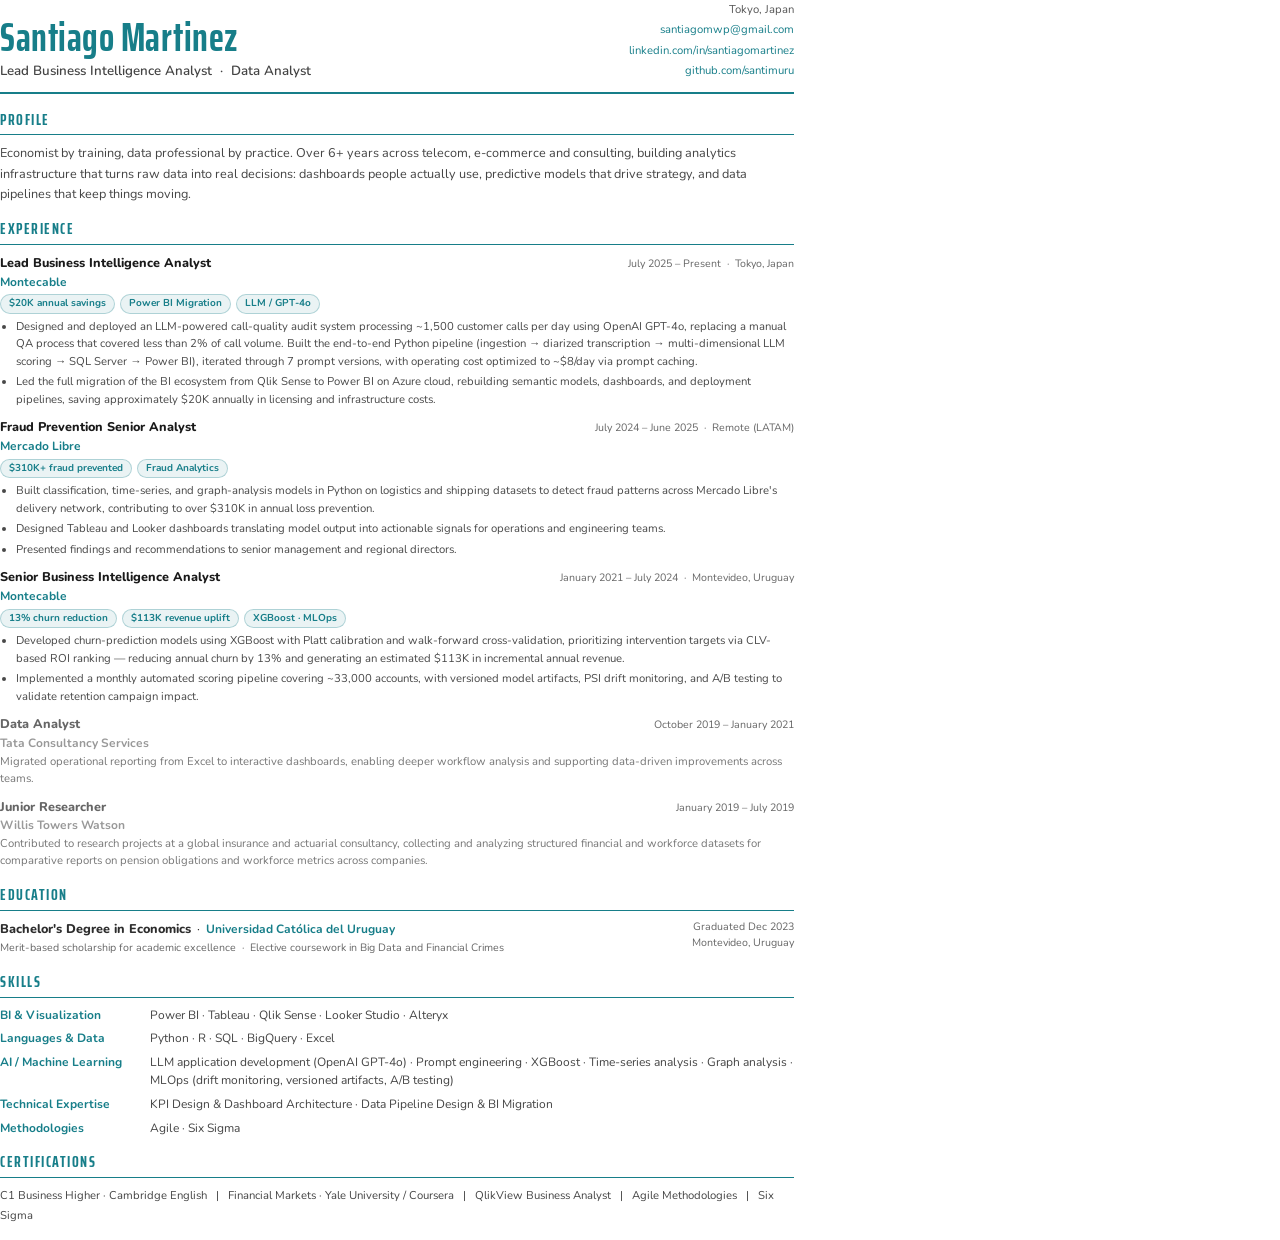
<file: assets/cv/cv-en.html>
<!DOCTYPE html>
<html lang="en">
<head>
    <meta charset="utf-8">
    <title>Santiago Martinez — CV</title>
    <link href="https://fonts.googleapis.com/css2?family=Nunito:ital,wght@0,400;0,600;0,700;0,800;1,400&family=Saira+Extra+Condensed:wght@500;700&display=swap" rel="stylesheet">
    <style>
        * { margin: 0; padding: 0; box-sizing: border-box; }

        @page { size: A4; margin: 14mm 18mm; }

        body {
            font-family: 'Nunito', -apple-system, sans-serif;
            font-size: 9.5pt;
            color: #2d2d2d;
            line-height: 1.55;
            background: white;
            max-width: 210mm;
        }

        /* ── Header ── */
        .cv-header {
            display: flex;
            justify-content: space-between;
            align-items: flex-end;
            border-bottom: 2.5px solid #177e89;
            padding-bottom: 10px;
            margin-bottom: 14px;
        }
        h1 {
            font-family: 'Saira Extra Condensed', sans-serif;
            font-size: 30pt;
            font-weight: 700;
            color: #177e89;
            letter-spacing: 0.5px;
            line-height: 1;
        }
        .cv-subtitle {
            font-size: 10pt;
            color: #444;
            font-weight: 600;
            margin-top: 3px;
        }
        .cv-contact {
            text-align: right;
            font-size: 8.5pt;
            color: #555;
            line-height: 1.8;
        }
        .cv-contact a { color: #177e89; text-decoration: none; }

        /* ── Sections ── */
        .cv-section { margin-bottom: 13px; }

        .cv-section-title {
            font-family: 'Saira Extra Condensed', sans-serif;
            font-size: 12pt;
            font-weight: 700;
            color: #177e89;
            text-transform: uppercase;
            letter-spacing: 1.5px;
            border-bottom: 1px solid #177e89;
            padding-bottom: 2px;
            margin-bottom: 8px;
        }

        /* ── Experience ── */
        .exp-item { margin-bottom: 9px; page-break-inside: avoid; break-inside: avoid; }
        .exp-item:last-child { margin-bottom: 0; }
        .cv-section { page-break-inside: avoid; break-inside: avoid; }

        .exp-row {
            display: flex;
            justify-content: space-between;
            align-items: baseline;
            gap: 8px;
        }
        .exp-title { font-weight: 800; font-size: 9.5pt; color: #1a1a1a; }
        .exp-company { font-weight: 700; color: #177e89; font-size: 9pt; }
        .exp-dates { font-size: 8pt; color: #666; white-space: nowrap; flex-shrink: 0; }

        .exp-badges {
            display: flex;
            gap: 5px;
            margin: 3px 0 4px;
        }
        .badge {
            background: rgba(23,126,137,0.09);
            color: #177e89;
            border: 1px solid rgba(23,126,137,0.28);
            border-radius: 10px;
            padding: 1px 8px;
            font-size: 7.5pt;
            font-weight: 700;
        }
        .exp-desc { font-size: 8.5pt; color: #484848; }
        .exp-desc ul { margin: 0; padding-left: 16px; list-style: disc; }
        .exp-desc li { margin-bottom: 3px; }
        .exp-desc li:last-child { margin-bottom: 0; }

        .exp-item.muted .exp-title { color: #666; }
        .exp-item.muted .exp-company { color: #999; }
        .exp-item.muted .exp-desc { color: #777; }

        /* ── Education ── */
        .edu-row {
            display: flex;
            justify-content: space-between;
            align-items: flex-start;
            gap: 8px;
        }
        .edu-info { flex: 1; }
        .edu-name { font-weight: 800; font-size: 9.5pt; }
        .edu-institution { font-weight: 700; color: #177e89; font-size: 9pt; }
        .edu-notes { font-size: 8pt; color: #666; margin-top: 2px; }
        .edu-dates { font-size: 8pt; color: #666; white-space: nowrap; text-align: right; }

        /* ── Skills ── */
        .skills-grid {
            display: grid;
            grid-template-columns: 140px 1fr;
            gap: 5px 10px;
            align-items: baseline;
        }
        .skill-label { font-weight: 700; color: #177e89; font-size: 9pt; }
        .skill-value { font-size: 9pt; color: #444; }

        /* ── Certifications ── */
        .certs { font-size: 8.5pt; color: #444; line-height: 1.8; }

        /* ── Print ── */
        @media print {
            body { -webkit-print-color-adjust: exact; print-color-adjust: exact; }
        }
    </style>
</head>
<body>

    <div class="cv-header">
        <div>
            <h1>Santiago Martinez</h1>
            <div class="cv-subtitle">Lead Business Intelligence Analyst &nbsp;·&nbsp; Data Analyst</div>
        </div>
        <div class="cv-contact">
            <div>Tokyo, Japan</div>
            <div><a href="mailto:santiagomwp@gmail.com">santiagomwp@gmail.com</a></div>
            <div><a href="https://linkedin.com/in/santiago-martinez-pezzatti-4241a3165">linkedin.com/in/santiagomartinez</a></div>
            <div><a href="https://github.com/santimuru">github.com/santimuru</a></div>
        </div>
    </div>

    <div class="cv-section">
        <div class="cv-section-title">Profile</div>
        <p style="font-size:9.5pt; color:#444; line-height:1.6;">
            Economist by training, data professional by practice. Over 6+ years across telecom, e-commerce and consulting, building analytics infrastructure that turns raw data into real decisions: dashboards people actually use, predictive models that drive strategy, and data pipelines that keep things moving.
        </p>
    </div>

    <div class="cv-section">
        <div class="cv-section-title">Experience</div>

        <div class="exp-item">
            <div class="exp-row">
                <div>
                    <div class="exp-title">Lead Business Intelligence Analyst</div>
                    <div class="exp-company">Montecable</div>
                </div>
                <div class="exp-dates">July 2025 – Present &nbsp;·&nbsp; Tokyo, Japan</div>
            </div>
            <div class="exp-badges">
                <span class="badge">$20K annual savings</span>
                <span class="badge">Power BI Migration</span>
                <span class="badge">LLM / GPT-4o</span>
            </div>
            <div class="exp-desc"><ul>
                <li>Designed and deployed an LLM-powered call-quality audit system processing ~1,500 customer calls per day using OpenAI GPT-4o, replacing a manual QA process that covered less than 2% of call volume. Built the end-to-end Python pipeline (ingestion → diarized transcription → multi-dimensional LLM scoring → SQL Server → Power BI), iterated through 7 prompt versions, with operating cost optimized to ~$8/day via prompt caching.</li>
                <li>Led the full migration of the BI ecosystem from Qlik Sense to Power BI on Azure cloud, rebuilding semantic models, dashboards, and deployment pipelines, saving approximately $20K annually in licensing and infrastructure costs.</li>
            </ul></div>
        </div>

        <div class="exp-item">
            <div class="exp-row">
                <div>
                    <div class="exp-title">Fraud Prevention Senior Analyst</div>
                    <div class="exp-company">Mercado Libre</div>
                </div>
                <div class="exp-dates">July 2024 – June 2025 &nbsp;·&nbsp; Remote (LATAM)</div>
            </div>
            <div class="exp-badges">
                <span class="badge">$310K+ fraud prevented</span>
                <span class="badge">Fraud Analytics</span>
            </div>
            <div class="exp-desc"><ul>
                <li>Built classification, time-series, and graph-analysis models in Python on logistics and shipping datasets to detect fraud patterns across Mercado Libre's delivery network, contributing to over $310K in annual loss prevention.</li>
                <li>Designed Tableau and Looker dashboards translating model output into actionable signals for operations and engineering teams.</li>
                <li>Presented findings and recommendations to senior management and regional directors.</li>
            </ul></div>
        </div>

        <div class="exp-item">
            <div class="exp-row">
                <div>
                    <div class="exp-title">Senior Business Intelligence Analyst</div>
                    <div class="exp-company">Montecable</div>
                </div>
                <div class="exp-dates">January 2021 – July 2024 &nbsp;·&nbsp; Montevideo, Uruguay</div>
            </div>
            <div class="exp-badges">
                <span class="badge">13% churn reduction</span>
                <span class="badge">$113K revenue uplift</span>
                <span class="badge">XGBoost · MLOps</span>
            </div>
            <div class="exp-desc"><ul>
                <li>Developed churn-prediction models using XGBoost with Platt calibration and walk-forward cross-validation, prioritizing intervention targets via CLV-based ROI ranking — reducing annual churn by 13% and generating an estimated $113K in incremental annual revenue.</li>
                <li>Implemented a monthly automated scoring pipeline covering ~33,000 accounts, with versioned model artifacts, PSI drift monitoring, and A/B testing to validate retention campaign impact.</li>
            </ul></div>
        </div>

        <div class="exp-item muted">
            <div class="exp-row">
                <div>
                    <div class="exp-title">Data Analyst</div>
                    <div class="exp-company">Tata Consultancy Services</div>
                </div>
                <div class="exp-dates">October 2019 – January 2021</div>
            </div>
            <div class="exp-desc">Migrated operational reporting from Excel to interactive dashboards, enabling deeper workflow analysis and supporting data-driven improvements across teams.</div>
        </div>

        <div class="exp-item muted">
            <div class="exp-row">
                <div>
                    <div class="exp-title">Junior Researcher</div>
                    <div class="exp-company">Willis Towers Watson</div>
                </div>
                <div class="exp-dates">January 2019 – July 2019</div>
            </div>
            <div class="exp-desc">Contributed to research projects at a global insurance and actuarial consultancy, collecting and analyzing structured financial and workforce datasets for comparative reports on pension obligations and workforce metrics across companies.</div>
        </div>

    </div>

    <div class="cv-section">
        <div class="cv-section-title">Education</div>
        <div class="edu-row">
            <div class="edu-info">
                <span class="edu-name">Bachelor's Degree in Economics</span>
                &nbsp;·&nbsp;
                <span class="edu-institution">Universidad Católica del Uruguay</span>
                <div class="edu-notes">Merit-based scholarship for academic excellence &nbsp;·&nbsp; Elective coursework in Big Data and Financial Crimes</div>
            </div>
            <div class="edu-dates">Graduated Dec 2023<br>Montevideo, Uruguay</div>
        </div>
    </div>

    <div class="cv-section">
        <div class="cv-section-title">Skills</div>
        <div class="skills-grid">
            <div class="skill-label">BI & Visualization</div>
            <div class="skill-value">Power BI · Tableau · Qlik Sense · Looker Studio · Alteryx</div>

            <div class="skill-label">Languages & Data</div>
            <div class="skill-value">Python · R · SQL · BigQuery · Excel</div>

            <div class="skill-label">AI / Machine Learning</div>
            <div class="skill-value">LLM application development (OpenAI GPT-4o) · Prompt engineering · XGBoost · Time-series analysis · Graph analysis · MLOps (drift monitoring, versioned artifacts, A/B testing)</div>

            <div class="skill-label">Technical Expertise</div>
            <div class="skill-value">KPI Design & Dashboard Architecture · Data Pipeline Design & BI Migration</div>

            <div class="skill-label">Methodologies</div>
            <div class="skill-value">Agile · Six Sigma</div>
        </div>
    </div>

    <div class="cv-section">
        <div class="cv-section-title">Certifications</div>
        <div class="certs">
            C1 Business Higher · Cambridge English &nbsp;&nbsp;|&nbsp;&nbsp;
            Financial Markets · Yale University / Coursera &nbsp;&nbsp;|&nbsp;&nbsp;
            QlikView Business Analyst &nbsp;&nbsp;|&nbsp;&nbsp;
            Agile Methodologies &nbsp;&nbsp;|&nbsp;&nbsp;
            Six Sigma
        </div>
    </div>

</body>
</html>
</file>
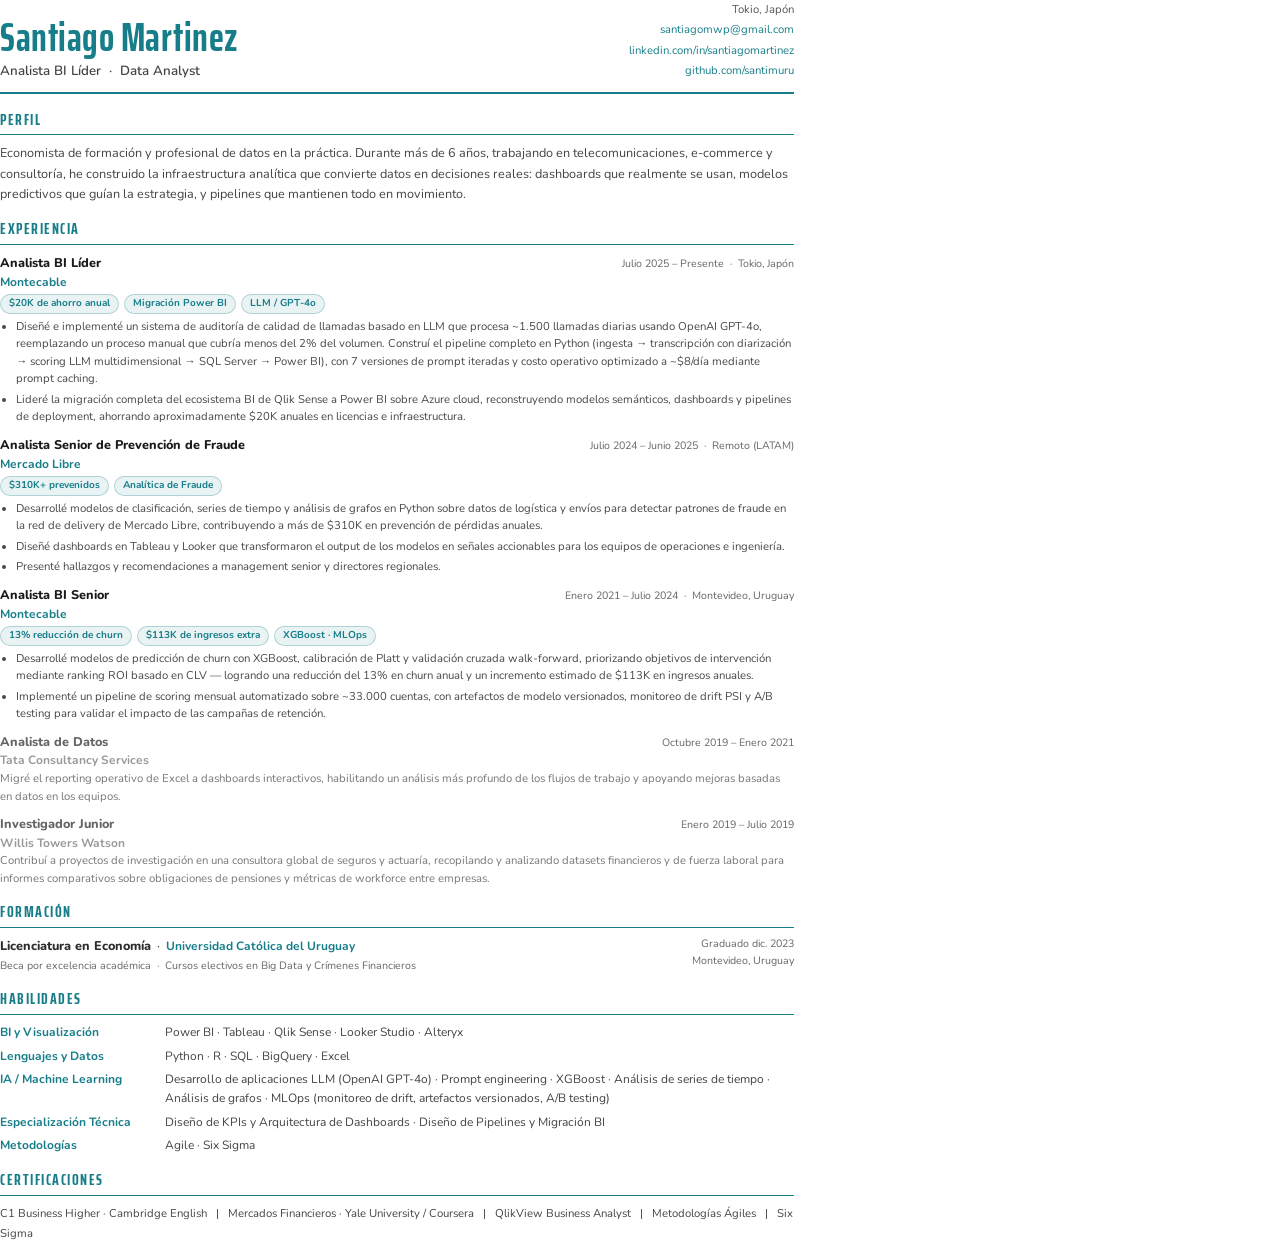
<file: assets/cv/cv-es.html>
<!DOCTYPE html>
<html lang="es">
<head>
    <meta charset="utf-8">
    <title>Santiago Martinez — CV</title>
    <link href="https://fonts.googleapis.com/css2?family=Nunito:ital,wght@0,400;0,600;0,700;0,800;1,400&family=Saira+Extra+Condensed:wght@500;700&display=swap" rel="stylesheet">
    <style>
        * { margin: 0; padding: 0; box-sizing: border-box; }

        @page { size: A4; margin: 14mm 18mm; }

        body {
            font-family: 'Nunito', -apple-system, sans-serif;
            font-size: 9.5pt;
            color: #2d2d2d;
            line-height: 1.55;
            background: white;
            max-width: 210mm;
        }

        .cv-header {
            display: flex;
            justify-content: space-between;
            align-items: flex-end;
            border-bottom: 2.5px solid #177e89;
            padding-bottom: 10px;
            margin-bottom: 14px;
        }
        h1 {
            font-family: 'Saira Extra Condensed', sans-serif;
            font-size: 30pt;
            font-weight: 700;
            color: #177e89;
            letter-spacing: 0.5px;
            line-height: 1;
        }
        .cv-subtitle {
            font-size: 10pt;
            color: #444;
            font-weight: 600;
            margin-top: 3px;
        }
        .cv-contact {
            text-align: right;
            font-size: 8.5pt;
            color: #555;
            line-height: 1.8;
        }
        .cv-contact a { color: #177e89; text-decoration: none; }

        .cv-section { margin-bottom: 13px; }

        .cv-section-title {
            font-family: 'Saira Extra Condensed', sans-serif;
            font-size: 12pt;
            font-weight: 700;
            color: #177e89;
            text-transform: uppercase;
            letter-spacing: 1.5px;
            border-bottom: 1px solid #177e89;
            padding-bottom: 2px;
            margin-bottom: 8px;
        }

        .exp-item { margin-bottom: 9px; page-break-inside: avoid; break-inside: avoid; }
        .exp-item:last-child { margin-bottom: 0; }
        .cv-section { page-break-inside: avoid; break-inside: avoid; }

        .exp-row {
            display: flex;
            justify-content: space-between;
            align-items: baseline;
            gap: 8px;
        }
        .exp-title { font-weight: 800; font-size: 9.5pt; color: #1a1a1a; }
        .exp-company { font-weight: 700; color: #177e89; font-size: 9pt; }
        .exp-dates { font-size: 8pt; color: #666; white-space: nowrap; flex-shrink: 0; }

        .exp-badges {
            display: flex;
            gap: 5px;
            margin: 3px 0 4px;
        }
        .badge {
            background: rgba(23,126,137,0.09);
            color: #177e89;
            border: 1px solid rgba(23,126,137,0.28);
            border-radius: 10px;
            padding: 1px 8px;
            font-size: 7.5pt;
            font-weight: 700;
        }
        .exp-desc { font-size: 8.5pt; color: #484848; }
        .exp-desc ul { margin: 0; padding-left: 16px; list-style: disc; }
        .exp-desc li { margin-bottom: 3px; }
        .exp-desc li:last-child { margin-bottom: 0; }

        .exp-item.muted .exp-title { color: #666; }
        .exp-item.muted .exp-company { color: #999; }
        .exp-item.muted .exp-desc { color: #777; }

        .edu-row {
            display: flex;
            justify-content: space-between;
            align-items: flex-start;
            gap: 8px;
        }
        .edu-info { flex: 1; }
        .edu-name { font-weight: 800; font-size: 9.5pt; }
        .edu-institution { font-weight: 700; color: #177e89; font-size: 9pt; }
        .edu-notes { font-size: 8pt; color: #666; margin-top: 2px; }
        .edu-dates { font-size: 8pt; color: #666; white-space: nowrap; text-align: right; }

        .skills-grid {
            display: grid;
            grid-template-columns: 155px 1fr;
            gap: 5px 10px;
            align-items: baseline;
        }
        .skill-label { font-weight: 700; color: #177e89; font-size: 9pt; }
        .skill-value { font-size: 9pt; color: #444; }

        .certs { font-size: 8.5pt; color: #444; line-height: 1.8; }

        @media print {
            body { -webkit-print-color-adjust: exact; print-color-adjust: exact; }
        }
    </style>
</head>
<body>

    <div class="cv-header">
        <div>
            <h1>Santiago Martinez</h1>
            <div class="cv-subtitle">Analista BI Líder &nbsp;·&nbsp; Data Analyst</div>
        </div>
        <div class="cv-contact">
            <div>Tokio, Japón</div>
            <div><a href="mailto:santiagomwp@gmail.com">santiagomwp@gmail.com</a></div>
            <div><a href="https://linkedin.com/in/santiago-martinez-pezzatti-4241a3165">linkedin.com/in/santiagomartinez</a></div>
            <div><a href="https://github.com/santimuru">github.com/santimuru</a></div>
        </div>
    </div>

    <div class="cv-section">
        <div class="cv-section-title">Perfil</div>
        <p style="font-size:9.5pt; color:#444; line-height:1.6;">
            Economista de formación y profesional de datos en la práctica. Durante más de 6 años, trabajando en telecomunicaciones, e-commerce y consultoría, he construido la infraestructura analítica que convierte datos en decisiones reales: dashboards que realmente se usan, modelos predictivos que guían la estrategia, y pipelines que mantienen todo en movimiento.
        </p>
    </div>

    <div class="cv-section">
        <div class="cv-section-title">Experiencia</div>

        <div class="exp-item">
            <div class="exp-row">
                <div>
                    <div class="exp-title">Analista BI Líder</div>
                    <div class="exp-company">Montecable</div>
                </div>
                <div class="exp-dates">Julio 2025 – Presente &nbsp;·&nbsp; Tokio, Japón</div>
            </div>
            <div class="exp-badges">
                <span class="badge">$20K de ahorro anual</span>
                <span class="badge">Migración Power BI</span>
                <span class="badge">LLM / GPT-4o</span>
            </div>
            <div class="exp-desc"><ul>
                <li>Diseñé e implementé un sistema de auditoría de calidad de llamadas basado en LLM que procesa ~1.500 llamadas diarias usando OpenAI GPT-4o, reemplazando un proceso manual que cubría menos del 2% del volumen. Construí el pipeline completo en Python (ingesta → transcripción con diarización → scoring LLM multidimensional → SQL Server → Power BI), con 7 versiones de prompt iteradas y costo operativo optimizado a ~$8/día mediante prompt caching.</li>
                <li>Lideré la migración completa del ecosistema BI de Qlik Sense a Power BI sobre Azure cloud, reconstruyendo modelos semánticos, dashboards y pipelines de deployment, ahorrando aproximadamente $20K anuales en licencias e infraestructura.</li>
            </ul></div>
        </div>

        <div class="exp-item">
            <div class="exp-row">
                <div>
                    <div class="exp-title">Analista Senior de Prevención de Fraude</div>
                    <div class="exp-company">Mercado Libre</div>
                </div>
                <div class="exp-dates">Julio 2024 – Junio 2025 &nbsp;·&nbsp; Remoto (LATAM)</div>
            </div>
            <div class="exp-badges">
                <span class="badge">$310K+ prevenidos</span>
                <span class="badge">Analítica de Fraude</span>
            </div>
            <div class="exp-desc"><ul>
                <li>Desarrollé modelos de clasificación, series de tiempo y análisis de grafos en Python sobre datos de logística y envíos para detectar patrones de fraude en la red de delivery de Mercado Libre, contribuyendo a más de $310K en prevención de pérdidas anuales.</li>
                <li>Diseñé dashboards en Tableau y Looker que transformaron el output de los modelos en señales accionables para los equipos de operaciones e ingeniería.</li>
                <li>Presenté hallazgos y recomendaciones a management senior y directores regionales.</li>
            </ul></div>
        </div>

        <div class="exp-item">
            <div class="exp-row">
                <div>
                    <div class="exp-title">Analista BI Senior</div>
                    <div class="exp-company">Montecable</div>
                </div>
                <div class="exp-dates">Enero 2021 – Julio 2024 &nbsp;·&nbsp; Montevideo, Uruguay</div>
            </div>
            <div class="exp-badges">
                <span class="badge">13% reducción de churn</span>
                <span class="badge">$113K de ingresos extra</span>
                <span class="badge">XGBoost · MLOps</span>
            </div>
            <div class="exp-desc"><ul>
                <li>Desarrollé modelos de predicción de churn con XGBoost, calibración de Platt y validación cruzada walk-forward, priorizando objetivos de intervención mediante ranking ROI basado en CLV — logrando una reducción del 13% en churn anual y un incremento estimado de $113K en ingresos anuales.</li>
                <li>Implementé un pipeline de scoring mensual automatizado sobre ~33.000 cuentas, con artefactos de modelo versionados, monitoreo de drift PSI y A/B testing para validar el impacto de las campañas de retención.</li>
            </ul></div>
        </div>

        <div class="exp-item muted">
            <div class="exp-row">
                <div>
                    <div class="exp-title">Analista de Datos</div>
                    <div class="exp-company">Tata Consultancy Services</div>
                </div>
                <div class="exp-dates">Octubre 2019 – Enero 2021</div>
            </div>
            <div class="exp-desc">Migré el reporting operativo de Excel a dashboards interactivos, habilitando un análisis más profundo de los flujos de trabajo y apoyando mejoras basadas en datos en los equipos.</div>
        </div>

        <div class="exp-item muted">
            <div class="exp-row">
                <div>
                    <div class="exp-title">Investigador Junior</div>
                    <div class="exp-company">Willis Towers Watson</div>
                </div>
                <div class="exp-dates">Enero 2019 – Julio 2019</div>
            </div>
            <div class="exp-desc">Contribuí a proyectos de investigación en una consultora global de seguros y actuaría, recopilando y analizando datasets financieros y de fuerza laboral para informes comparativos sobre obligaciones de pensiones y métricas de workforce entre empresas.</div>
        </div>

    </div>

    <div class="cv-section">
        <div class="cv-section-title">Formación</div>
        <div class="edu-row">
            <div class="edu-info">
                <span class="edu-name">Licenciatura en Economía</span>
                &nbsp;·&nbsp;
                <span class="edu-institution">Universidad Católica del Uruguay</span>
                <div class="edu-notes">Beca por excelencia académica &nbsp;·&nbsp; Cursos electivos en Big Data y Crímenes Financieros</div>
            </div>
            <div class="edu-dates">Graduado dic. 2023<br>Montevideo, Uruguay</div>
        </div>
    </div>

    <div class="cv-section">
        <div class="cv-section-title">Habilidades</div>
        <div class="skills-grid">
            <div class="skill-label">BI y Visualización</div>
            <div class="skill-value">Power BI · Tableau · Qlik Sense · Looker Studio · Alteryx</div>

            <div class="skill-label">Lenguajes y Datos</div>
            <div class="skill-value">Python · R · SQL · BigQuery · Excel</div>

            <div class="skill-label">IA / Machine Learning</div>
            <div class="skill-value">Desarrollo de aplicaciones LLM (OpenAI GPT-4o) · Prompt engineering · XGBoost · Análisis de series de tiempo · Análisis de grafos · MLOps (monitoreo de drift, artefactos versionados, A/B testing)</div>

            <div class="skill-label">Especialización Técnica</div>
            <div class="skill-value">Diseño de KPIs y Arquitectura de Dashboards · Diseño de Pipelines y Migración BI</div>

            <div class="skill-label">Metodologías</div>
            <div class="skill-value">Agile · Six Sigma</div>
        </div>
    </div>

    <div class="cv-section">
        <div class="cv-section-title">Certificaciones</div>
        <div class="certs">
            C1 Business Higher · Cambridge English &nbsp;&nbsp;|&nbsp;&nbsp;
            Mercados Financieros · Yale University / Coursera &nbsp;&nbsp;|&nbsp;&nbsp;
            QlikView Business Analyst &nbsp;&nbsp;|&nbsp;&nbsp;
            Metodologías Ágiles &nbsp;&nbsp;|&nbsp;&nbsp;
            Six Sigma
        </div>
    </div>

</body>
</html>
</file>
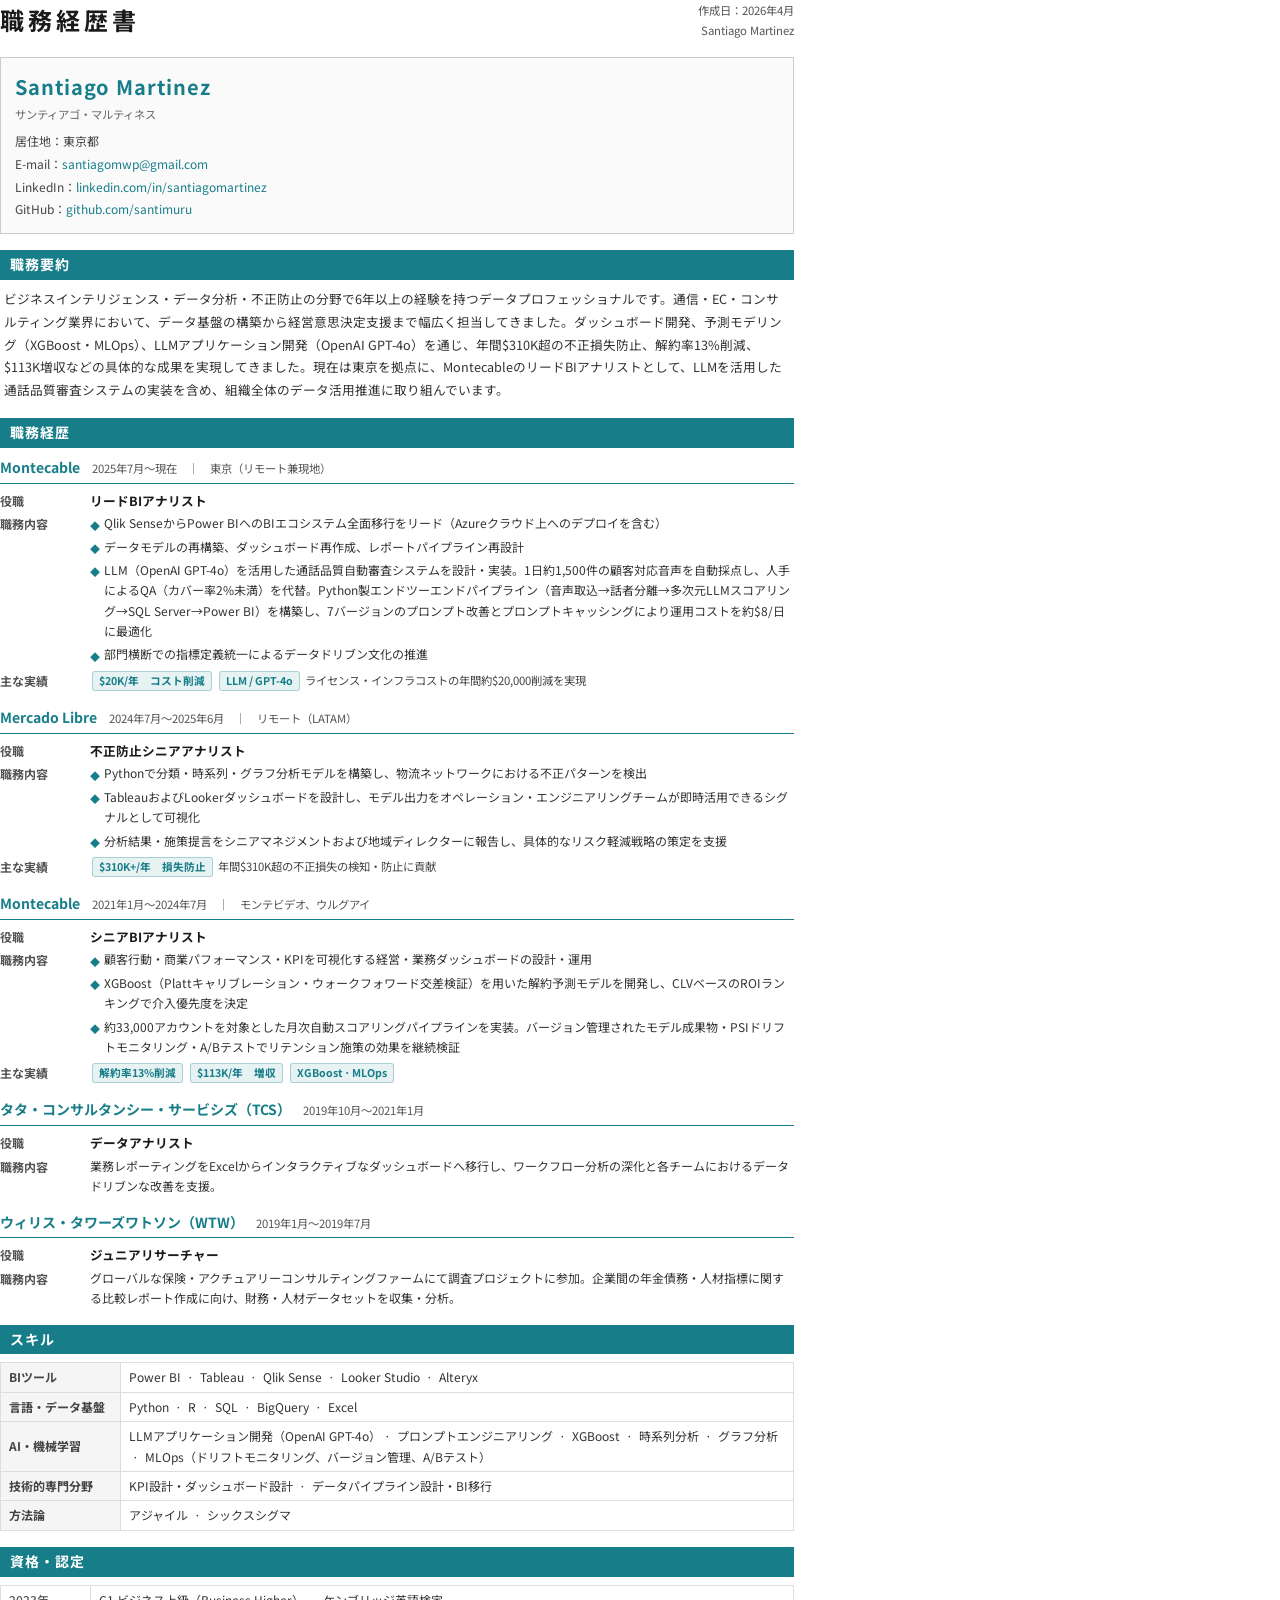
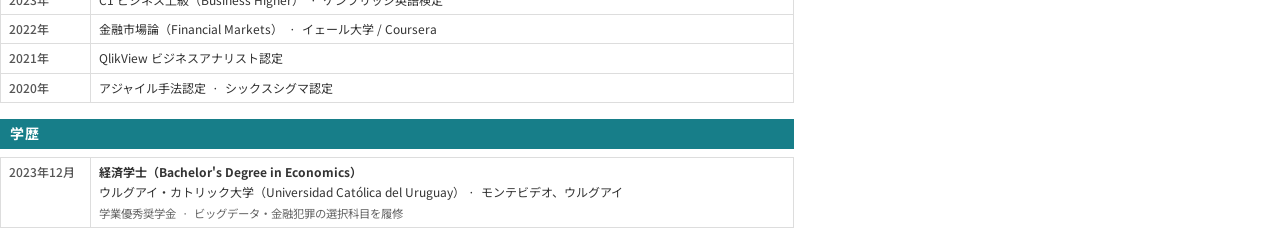
<file: assets/cv/cv-ja.html>
<!DOCTYPE html>
<html lang="ja">
<head>
    <meta charset="utf-8">
    <title>職務経歴書 — Santiago Martinez</title>
    <link href="https://fonts.googleapis.com/css2?family=Noto+Sans+JP:wght@400;500;700&display=swap" rel="stylesheet">
    <style>
        * { margin: 0; padding: 0; box-sizing: border-box; }

        @page { size: A4; margin: 15mm 18mm; }

        body {
            font-family: 'Noto Sans JP', 'Hiragino Kaku Gothic ProN', 'Yu Gothic', sans-serif;
            font-size: 9.5pt;
            color: #1a1a1a;
            line-height: 1.7;
            background: white;
            max-width: 210mm;
        }

        /* ── Document title ── */
        .doc-header {
            display: flex;
            justify-content: space-between;
            align-items: flex-start;
            margin-bottom: 16px;
        }
        .doc-title {
            font-size: 18pt;
            font-weight: 700;
            color: #1a1a1a;
            letter-spacing: 4px;
        }
        .doc-meta {
            text-align: right;
            font-size: 8.5pt;
            color: #555;
            line-height: 1.8;
        }

        /* ── Profile block ── */
        .profile-block {
            display: flex;
            justify-content: space-between;
            align-items: flex-start;
            border: 1px solid #ccc;
            padding: 12px 14px;
            margin-bottom: 16px;
            background: #fafafa;
        }
        .profile-info { flex: 1; }
        .profile-name {
            font-size: 15pt;
            font-weight: 700;
            color: #177e89;
            letter-spacing: 1px;
        }
        .profile-name-reading {
            font-size: 8.5pt;
            color: #666;
            margin-top: 1px;
            margin-bottom: 6px;
        }
        .profile-detail {
            font-size: 9pt;
            color: #444;
            line-height: 1.9;
        }
        .profile-detail a { color: #177e89; text-decoration: none; }
        .profile-photo {
            width: 80px;
            height: 100px;
            object-fit: cover;
            object-position: center 15%;
            border: 1px solid #ddd;
            margin-left: 16px;
            flex-shrink: 0;
        }
        .photo-placeholder {
            width: 80px;
            height: 100px;
            border: 1px solid #ddd;
            background: #f0f0f0;
            display: flex;
            align-items: center;
            justify-content: center;
            font-size: 7pt;
            color: #999;
            margin-left: 16px;
            flex-shrink: 0;
            text-align: center;
        }

        /* ── Sections ── */
        .cv-section { margin-bottom: 16px; }

        .section-title {
            font-size: 10.5pt;
            font-weight: 700;
            color: #fff;
            background: #177e89;
            padding: 3px 10px;
            margin-bottom: 8px;
            letter-spacing: 1px;
        }

        /* ── Summary ── */
        .summary-text {
            font-size: 9.5pt;
            color: #333;
            line-height: 1.8;
            padding: 0 4px;
        }

        /* ── Experience table ── */
        .exp-company-block {
            margin-bottom: 14px;
            page-break-inside: avoid;
            break-inside: avoid;
        }
        .cv-section { page-break-inside: avoid; break-inside: avoid; }
        .exp-company-header {
            display: flex;
            align-items: baseline;
            gap: 12px;
            border-bottom: 1px solid #177e89;
            padding-bottom: 3px;
            margin-bottom: 6px;
        }
        .exp-company-name {
            font-size: 10.5pt;
            font-weight: 700;
            color: #177e89;
        }
        .exp-company-period {
            font-size: 8.5pt;
            color: #555;
        }

        .exp-detail-grid {
            display: grid;
            grid-template-columns: 90px 1fr;
            gap: 2px 0;
            font-size: 9pt;
        }
        .exp-label {
            font-weight: 700;
            color: #555;
            padding-right: 8px;
            padding-top: 1px;
        }
        .exp-value { color: #333; }

        .exp-role-title {
            font-weight: 700;
            color: #1a1a1a;
            font-size: 9.5pt;
        }

        .kpi-list {
            list-style: none;
            padding: 0;
            margin: 0;
        }
        .kpi-list li {
            position: relative;
            padding-left: 14px;
            margin-bottom: 3px;
        }
        .kpi-list li::before {
            content: "◆";
            color: #177e89;
            font-size: 7.5pt;
            position: absolute;
            left: 0;
            top: 0.35em;
        }

        .badge-inline {
            display: inline-block;
            background: rgba(23,126,137,0.1);
            color: #177e89;
            border: 1px solid rgba(23,126,137,0.3);
            border-radius: 3px;
            padding: 0px 6px;
            font-size: 8pt;
            font-weight: 700;
            margin: 1px 2px;
        }

        /* ── Skills table ── */
        .skills-table {
            width: 100%;
            border-collapse: collapse;
            font-size: 9pt;
        }
        .skills-table th {
            background: #f5f5f5;
            border: 1px solid #ddd;
            padding: 4px 8px;
            font-weight: 700;
            color: #444;
            text-align: left;
            width: 120px;
        }
        .skills-table td {
            border: 1px solid #ddd;
            padding: 4px 8px;
            color: #333;
        }

        /* ── Education & certs ── */
        .hist-table {
            width: 100%;
            border-collapse: collapse;
            font-size: 9pt;
        }
        .hist-table td {
            border: 1px solid #ddd;
            padding: 4px 8px;
            color: #333;
            vertical-align: top;
        }
        .hist-table td:first-child {
            white-space: nowrap;
            width: 90px;
            color: #555;
            font-weight: 500;
        }

        @media print {
            body { -webkit-print-color-adjust: exact; print-color-adjust: exact; }
        }
    </style>
</head>
<body>

    <!-- Document Header -->
    <div class="doc-header">
        <div class="doc-title">職務経歴書</div>
        <div class="doc-meta">
            <div>作成日：2026年4月</div>
            <div>Santiago Martinez</div>
        </div>
    </div>

    <!-- Profile Block -->
    <div class="profile-block">
        <div class="profile-info">
            <div class="profile-name">Santiago Martinez</div>
            <div class="profile-name-reading">サンティアゴ・マルティネス</div>
            <div class="profile-detail">
                <div>居住地：東京都</div>
                <div>E-mail：<a href="mailto:santiagomwp@gmail.com">santiagomwp@gmail.com</a></div>
                <div>LinkedIn：<a href="https://linkedin.com/in/santiago-martinez-pezzatti-4241a3165">linkedin.com/in/santiagomartinez</a></div>
                <div>GitHub：<a href="https://github.com/santimuru">github.com/santimuru</a></div>
            </div>
        </div>
    </div>

    <!-- Summary -->
    <div class="cv-section">
        <div class="section-title">職務要約</div>
        <div class="summary-text">
            ビジネスインテリジェンス・データ分析・不正防止の分野で6年以上の経験を持つデータプロフェッショナルです。通信・EC・コンサルティング業界において、データ基盤の構築から経営意思決定支援まで幅広く担当してきました。ダッシュボード開発、予測モデリング（XGBoost・MLOps）、LLMアプリケーション開発（OpenAI GPT-4o）を通じ、年間$310K超の不正損失防止、解約率13%削減、$113K増収などの具体的な成果を実現してきました。現在は東京を拠点に、MontecableのリードBIアナリストとして、LLMを活用した通話品質審査システムの実装を含め、組織全体のデータ活用推進に取り組んでいます。
        </div>
    </div>

    <!-- Experience -->
    <div class="cv-section">
        <div class="section-title">職務経歴</div>

        <!-- Montecable Lead -->
        <div class="exp-company-block">
            <div class="exp-company-header">
                <div class="exp-company-name">Montecable</div>
                <div class="exp-company-period">2025年7月〜現在　｜　東京（リモート兼現地）</div>
            </div>
            <div class="exp-detail-grid">
                <div class="exp-label">役職</div>
                <div class="exp-value"><span class="exp-role-title">リードBIアナリスト</span></div>

                <div class="exp-label">職務内容</div>
                <div class="exp-value">
                    <ul class="kpi-list">
                        <li>Qlik SenseからPower BIへのBIエコシステム全面移行をリード（Azureクラウド上へのデプロイを含む）</li>
                        <li>データモデルの再構築、ダッシュボード再作成、レポートパイプライン再設計</li>
                        <li>LLM（OpenAI GPT-4o）を活用した通話品質自動審査システムを設計・実装。1日約1,500件の顧客対応音声を自動採点し、人手によるQA（カバー率2%未満）を代替。Python製エンドツーエンドパイプライン（音声取込→話者分離→多次元LLMスコアリング→SQL Server→Power BI）を構築し、7バージョンのプロンプト改善とプロンプトキャッシングにより運用コストを約$8/日に最適化</li>
                        <li>部門横断での指標定義統一によるデータドリブン文化の推進</li>
                    </ul>
                </div>

                <div class="exp-label">主な実績</div>
                <div class="exp-value">
                    <span class="badge-inline">$20K/年　コスト削減</span>
                    <span class="badge-inline">LLM / GPT-4o</span>
                    <span style="font-size:8.5pt; color:#444">ライセンス・インフラコストの年間約$20,000削減を実現</span>
                </div>
            </div>
        </div>

        <!-- Mercado Libre -->
        <div class="exp-company-block">
            <div class="exp-company-header">
                <div class="exp-company-name">Mercado Libre</div>
                <div class="exp-company-period">2024年7月〜2025年6月　｜　リモート（LATAM）</div>
            </div>
            <div class="exp-detail-grid">
                <div class="exp-label">役職</div>
                <div class="exp-value"><span class="exp-role-title">不正防止シニアアナリスト</span></div>

                <div class="exp-label">職務内容</div>
                <div class="exp-value">
                    <ul class="kpi-list">
                        <li>Pythonで分類・時系列・グラフ分析モデルを構築し、物流ネットワークにおける不正パターンを検出</li>
                        <li>TableauおよびLookerダッシュボードを設計し、モデル出力をオペレーション・エンジニアリングチームが即時活用できるシグナルとして可視化</li>
                        <li>分析結果・施策提言をシニアマネジメントおよび地域ディレクターに報告し、具体的なリスク軽減戦略の策定を支援</li>
                    </ul>
                </div>

                <div class="exp-label">主な実績</div>
                <div class="exp-value">
                    <span class="badge-inline">$310K+/年　損失防止</span>
                    <span style="font-size:8.5pt; color:#444">年間$310K超の不正損失の検知・防止に貢献</span>
                </div>
            </div>
        </div>

        <!-- Montecable Senior -->
        <div class="exp-company-block">
            <div class="exp-company-header">
                <div class="exp-company-name">Montecable</div>
                <div class="exp-company-period">2021年1月〜2024年7月　｜　モンテビデオ、ウルグアイ</div>
            </div>
            <div class="exp-detail-grid">
                <div class="exp-label">役職</div>
                <div class="exp-value"><span class="exp-role-title">シニアBIアナリスト</span></div>

                <div class="exp-label">職務内容</div>
                <div class="exp-value">
                    <ul class="kpi-list">
                        <li>顧客行動・商業パフォーマンス・KPIを可視化する経営・業務ダッシュボードの設計・運用</li>
                        <li>XGBoost（Plattキャリブレーション・ウォークフォワード交差検証）を用いた解約予測モデルを開発し、CLVベースのROIランキングで介入優先度を決定</li>
                        <li>約33,000アカウントを対象とした月次自動スコアリングパイプラインを実装。バージョン管理されたモデル成果物・PSIドリフトモニタリング・A/Bテストでリテンション施策の効果を継続検証</li>
                    </ul>
                </div>

                <div class="exp-label">主な実績</div>
                <div class="exp-value">
                    <span class="badge-inline">解約率13%削減</span>
                    <span class="badge-inline">$113K/年　増収</span>
                    <span class="badge-inline">XGBoost · MLOps</span>
                </div>
            </div>
        </div>

        <!-- TCS -->
        <div class="exp-company-block">
            <div class="exp-company-header">
                <div class="exp-company-name">タタ・コンサルタンシー・サービシズ（TCS）</div>
                <div class="exp-company-period">2019年10月〜2021年1月</div>
            </div>
            <div class="exp-detail-grid">
                <div class="exp-label">役職</div>
                <div class="exp-value"><span class="exp-role-title">データアナリスト</span></div>
                <div class="exp-label">職務内容</div>
                <div class="exp-value">業務レポーティングをExcelからインタラクティブなダッシュボードへ移行し、ワークフロー分析の深化と各チームにおけるデータドリブンな改善を支援。</div>
            </div>
        </div>

        <!-- Willis -->
        <div class="exp-company-block">
            <div class="exp-company-header">
                <div class="exp-company-name">ウィリス・タワーズワトソン（WTW）</div>
                <div class="exp-company-period">2019年1月〜2019年7月</div>
            </div>
            <div class="exp-detail-grid">
                <div class="exp-label">役職</div>
                <div class="exp-value"><span class="exp-role-title">ジュニアリサーチャー</span></div>
                <div class="exp-label">職務内容</div>
                <div class="exp-value">グローバルな保険・アクチュアリーコンサルティングファームにて調査プロジェクトに参加。企業間の年金債務・人材指標に関する比較レポート作成に向け、財務・人材データセットを収集・分析。</div>
            </div>
        </div>

    </div>

    <!-- Skills -->
    <div class="cv-section">
        <div class="section-title">スキル</div>
        <table class="skills-table">
            <tr>
                <th>BIツール</th>
                <td>Power BI &nbsp;·&nbsp; Tableau &nbsp;·&nbsp; Qlik Sense &nbsp;·&nbsp; Looker Studio &nbsp;·&nbsp; Alteryx</td>
            </tr>
            <tr>
                <th>言語・データ基盤</th>
                <td>Python &nbsp;·&nbsp; R &nbsp;·&nbsp; SQL &nbsp;·&nbsp; BigQuery &nbsp;·&nbsp; Excel</td>
            </tr>
            <tr>
                <th>AI・機械学習</th>
                <td>LLMアプリケーション開発（OpenAI GPT-4o）&nbsp;·&nbsp; プロンプトエンジニアリング &nbsp;·&nbsp; XGBoost &nbsp;·&nbsp; 時系列分析 &nbsp;·&nbsp; グラフ分析 &nbsp;·&nbsp; MLOps（ドリフトモニタリング、バージョン管理、A/Bテスト）</td>
            </tr>
            <tr>
                <th>技術的専門分野</th>
                <td>KPI設計・ダッシュボード設計 &nbsp;·&nbsp; データパイプライン設計・BI移行</td>
            </tr>
            <tr>
                <th>方法論</th>
                <td>アジャイル &nbsp;·&nbsp; シックスシグマ</td>
            </tr>
        </table>
    </div>

    <!-- Certifications -->
    <div class="cv-section">
        <div class="section-title">資格・認定</div>
        <table class="hist-table">
            <tr>
                <td>2023年</td>
                <td>C1 ビジネス上級（Business Higher） &nbsp;·&nbsp; ケンブリッジ英語検定</td>
            </tr>
            <tr>
                <td>2022年</td>
                <td>金融市場論（Financial Markets） &nbsp;·&nbsp; イェール大学 / Coursera</td>
            </tr>
            <tr>
                <td>2021年</td>
                <td>QlikView ビジネスアナリスト認定</td>
            </tr>
            <tr>
                <td>2020年</td>
                <td>アジャイル手法認定 &nbsp;·&nbsp; シックスシグマ認定</td>
            </tr>
        </table>
    </div>

    <!-- Education -->
    <div class="cv-section">
        <div class="section-title">学歴</div>
        <table class="hist-table">
            <tr>
                <td>2023年12月</td>
                <td>
                    <strong>経済学士（Bachelor's Degree in Economics）</strong><br>
                    ウルグアイ・カトリック大学（Universidad Católica del Uruguay）&nbsp;·&nbsp; モンテビデオ、ウルグアイ<br>
                    <span style="font-size:8.5pt; color:#666">学業優秀奨学金 &nbsp;·&nbsp; ビッグデータ・金融犯罪の選択科目を履修</span>
                </td>
            </tr>
        </table>
    </div>

</body>
</html>
</file>
